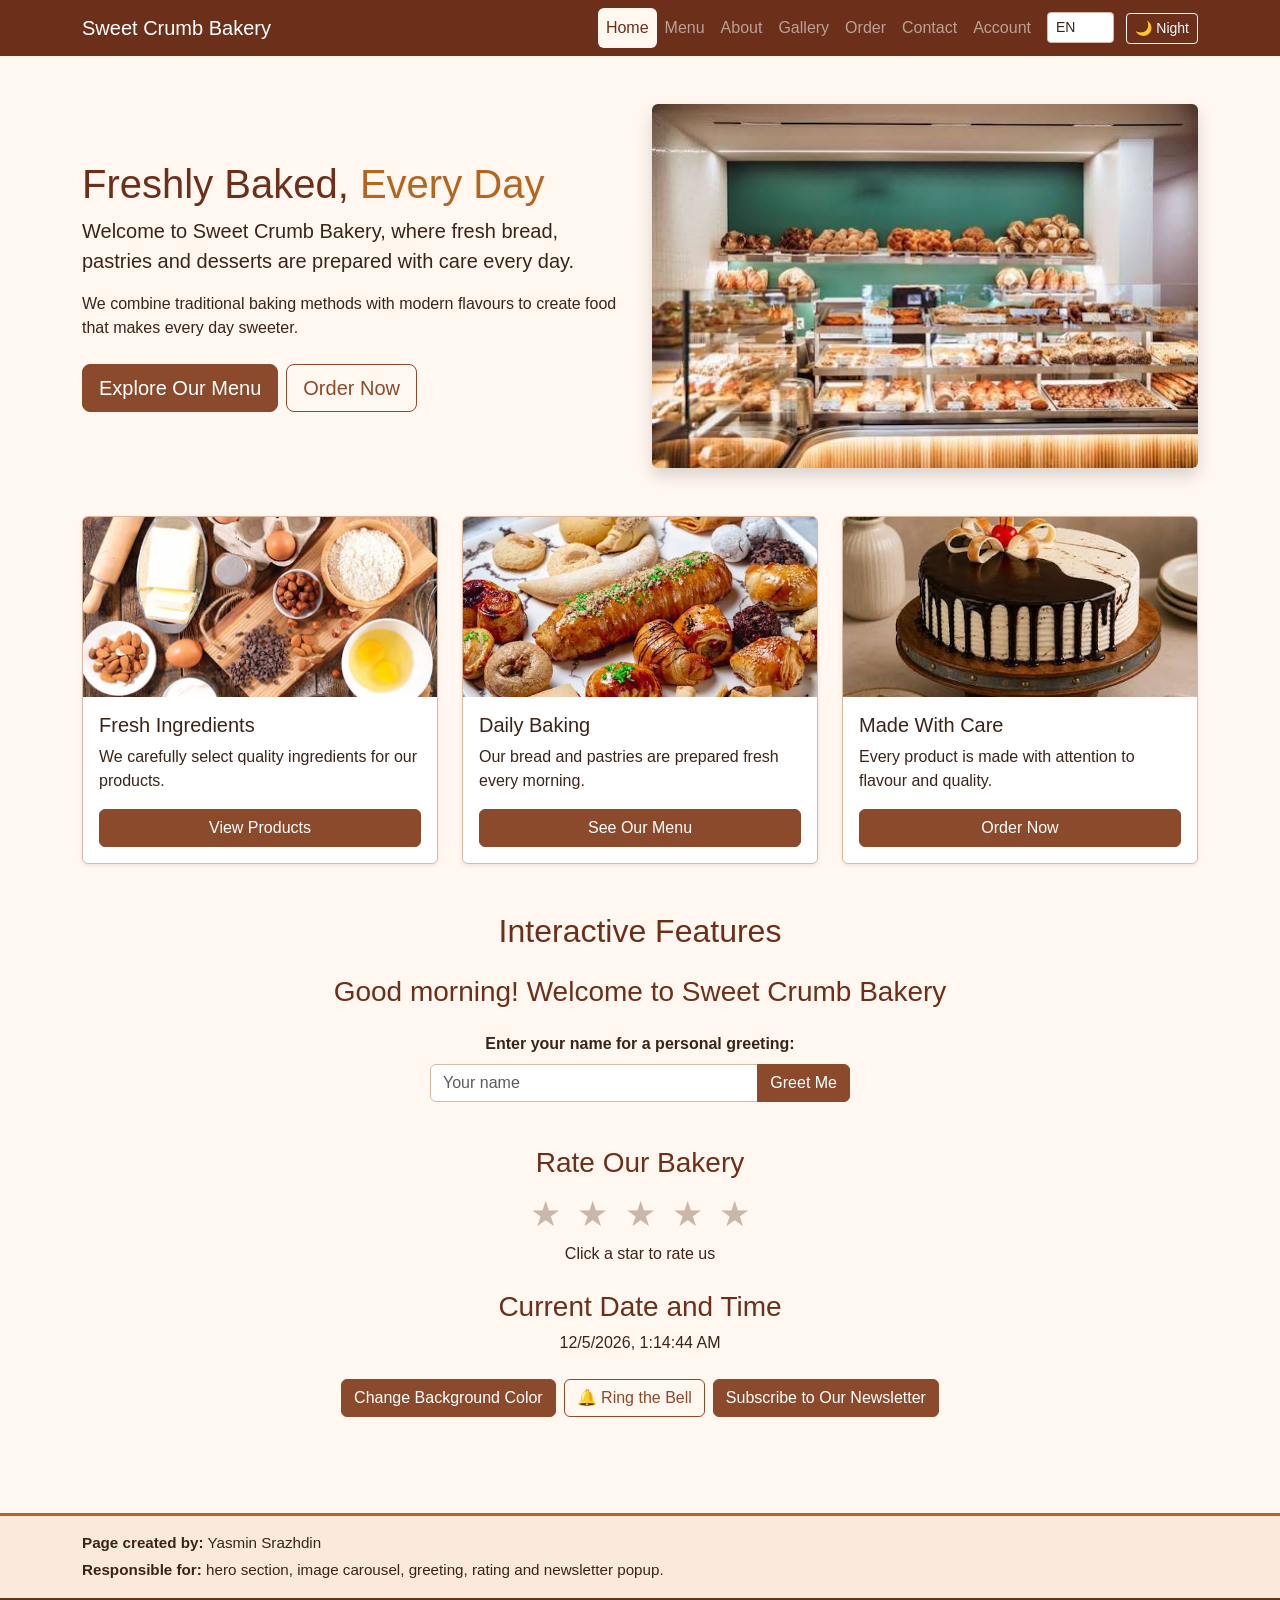
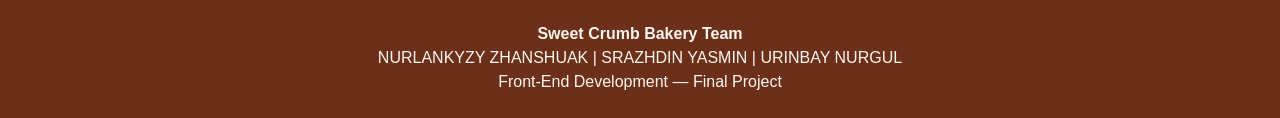
<file: index.html>
<!DOCTYPE html>
<html lang="en">
<head>
  <!-- Page created by SRAZHDIN YASMIN -->
  <meta charset="UTF-8">
  <meta name="viewport" content="width=device-width, initial-scale=1.0">
  <title>Sweet Crumb Bakery | Home</title>
  <link href="https://cdn.jsdelivr.net/npm/bootstrap@5.3.3/dist/css/bootstrap.min.css" rel="stylesheet">
  <link rel="stylesheet" href="css/style.css">
</head>
<body>

  <div id="scroll-bar"></div>

  <nav class="navbar navbar-expand-lg navbar-dark bakery-navbar">
    <div class="container">
      <a class="navbar-brand logo" href="index.html">Sweet Crumb Bakery</a>
      <button
        class="navbar-toggler"
        type="button"
        data-bs-toggle="collapse"
        data-bs-target="#mainNavbar"
        aria-controls="mainNavbar"
        aria-expanded="false"
        aria-label="Toggle navigation"
      >
        <span class="navbar-toggler-icon"></span>
      </button>

      <div class="collapse navbar-collapse" id="mainNavbar">
        <ul class="navbar-nav ms-auto align-items-lg-center">
          <li class="nav-item"><a data-t class="nav-link active" href="index.html">Home</a></li>
          <li class="nav-item"><a data-t class="nav-link" href="menu.html">Menu</a></li>
          <li class="nav-item"><a data-t class="nav-link" href="about.html">About</a></li>
          <li class="nav-item"><a data-t class="nav-link" href="gallery.html">Gallery</a></li>
          <li class="nav-item"><a data-t class="nav-link" href="order.html">Order</a></li>
          <li class="nav-item"><a data-t class="nav-link" href="contact.html">Contact</a></li>
          <li class="nav-item"><a data-t class="nav-link" href="auth.html">Account</a></li>
          <li class="nav-item ms-lg-2">
            <select id="lang-select" class="form-select form-select-sm d-inline-block w-auto me-2" aria-label="Language">
              <option value="en">EN</option>
              <option value="ru">RU</option>
              <option value="kk">KK</option>
            </select>
            <button type="button" id="theme-toggle" class="btn btn-outline-light btn-sm">🌙 Night</button>
          </li>
        </ul>
      </div>
    </div>
  </nav>

  <main class="container py-5">
    <section class="row align-items-center g-4 mb-5">
      <div class="col-lg-6">
        <h1 data-t>Freshly Baked, <span class="highlight">Every Day</span></h1>
        <p class="fs-5">Welcome to Sweet Crumb Bakery, where fresh bread, pastries and desserts are prepared with care every day.</p>
        <p>We combine traditional baking methods with modern flavours to create food that makes every day sweeter.</p>
        <div class="d-flex flex-wrap gap-2 mt-4">
          <a class="btn btn-primary btn-lg" href="menu.html">Explore Our Menu</a>
          <a class="btn btn-outline-secondary btn-lg" href="order.html">Order Now</a>
        </div>
      </div>

      <div class="col-lg-6">
        <img loading="lazy" src="images/home-page1.jpg" class="img-fluid rounded shadow" alt="Fresh bread and pastries">
      </div>
    </section>

    <div class="row g-4">
      <div class="col-12 col-md-6 col-lg-4">
        <article class="card h-100 shadow-sm">
          <img loading="lazy" src="images/home-page2.jpg" class="card-img-top" alt="Fresh ingredients">
          <div class="card-body d-flex flex-column">
            <h3 class="card-title h5">Fresh Ingredients</h3>
            <p>We carefully select quality ingredients for our products.</p>
            <a class="btn btn-primary mt-auto" href="menu.html">View Products</a>
          </div>
        </article>
      </div>

      <div class="col-12 col-md-6 col-lg-4">
        <article class="card h-100 shadow-sm">
          <img loading="lazy" src="images/home-page3.jpg" class="card-img-top" alt="Fresh pastries">
          <div class="card-body d-flex flex-column">
            <h3 class="card-title h5">Daily Baking</h3>
            <p>Our bread and pastries are prepared fresh every morning.</p>
            <a class="btn btn-primary mt-auto" href="menu.html">See Our Menu</a>
          </div>
        </article>
      </div>

      <div class="col-12 col-md-6 col-lg-4">
        <article class="card h-100 shadow-sm">
          <img loading="lazy" src="images/home-page4.jpg" class="card-img-top" alt="Bakery cake">
          <div class="card-body d-flex flex-column">
            <h3 class="card-title h5">Made With Care</h3>
            <p>Every product is made with attention to flavour and quality.</p>
            <a class="btn btn-primary mt-auto" href="order.html">Order Now</a>
          </div>
        </article>
      </div>
    </div>

    <section class="my-5 text-center">
      <h2 data-t class="mb-4">Interactive Features</h2>
      <h3 id="time-greeting">Welcome to Sweet Crumb Bakery</h3>

      <form id="greeting-form" class="mx-auto my-4" style="max-width:420px" novalidate>
        <label class="form-label fw-bold" for="user-name">Enter your name for a personal greeting:</label>
        <div class="input-group">
          <input type="text" id="user-name" name="user-name" class="form-control" placeholder="Your name" data-rule="required">
          <button type="submit" class="btn btn-primary">Greet Me</button>
        </div>
        <div class="error" aria-live="polite"></div>
        <p id="personal-greeting" class="fw-bold mt-2"></p>
      </form>

      <h3>Rate Our Bakery</h3>
      <div class="rating-stars" role="radiogroup" aria-label="Bakery rating">
        <button type="button" class="star" data-value="1" aria-label="1 star">★</button>
        <button type="button" class="star" data-value="2" aria-label="2 stars">★</button>
        <button type="button" class="star" data-value="3" aria-label="3 stars">★</button>
        <button type="button" class="star" data-value="4" aria-label="4 stars">★</button>
        <button type="button" class="star" data-value="5" aria-label="5 stars">★</button>
      </div>
      <p id="rating-value">Click a star to rate us</p>

      <h3 class="mt-4">Current Date and Time</h3>
      <p id="date-time"></p>

      <div class="d-flex flex-wrap justify-content-center gap-2 mt-4">
        <button type="button" id="color-change-btn" class="btn btn-primary">Change Background Color</button>
        <button type="button" id="bell-btn" class="btn btn-outline-secondary">🔔 Ring the Bell</button>
        <button type="button" id="open-popup-btn" class="btn btn-primary">Subscribe to Our Newsletter</button>
      </div>
    </section>

    <div id="contact-popup" class="contact-popup" hidden>
      <div class="popup-content" role="dialog" aria-modal="true" aria-labelledby="popup-title">
        <button type="button" id="close-popup-btn" class="popup-close" aria-label="Close">&times;</button>
        <h2 data-t id="popup-title">Join Our Sweet Community!</h2>
        <p>Subscribe for bakery news and special offers.</p>

        <form id="popup-form" novalidate>
          <div class="mb-3">
            <label class="form-label" for="popup-email">Email Address</label>
            <input class="form-control" id="popup-email" name="popup-email" type="text" data-rule="required email">
            <div class="error" aria-live="polite"></div>
          </div>
          <button type="submit" class="btn btn-primary">Subscribe</button>
          <p class="success mt-3" id="popup-success" hidden>Thank you for subscribing!</p>
        </form>
      </div>
    </div>
  </main>

  <section class="page-credit">
    <div class="container">
      <p class="mb-1"><strong>Page created by:</strong> Yasmin Srazhdin</p>
      <p class="mb-0"><strong>Responsible for:</strong> hero section, image carousel, greeting, rating and newsletter popup.</p>
    </div>
  </section>

  <footer>
    <div class="container text-center py-4">
      <p><strong>Sweet Crumb Bakery Team</strong></p>
      <p>NURLANKYZY ZHANSHUAK | SRAZHDIN YASMIN | URINBAY NURGUL</p>
      <p>Front-End Development — Final Project</p>
    </div>
  </footer>

  <button type="button" id="to-top" aria-label="Back to top">↑</button>
  <div id="toast-box" class="toast-container position-fixed bottom-0 start-0 p-3"></div>

  <script src="https://cdn.jsdelivr.net/npm/bootstrap@5.3.3/dist/js/bootstrap.bundle.min.js"></script>
  <script src="js/script.js"></script>
</body>
</html>
</file>
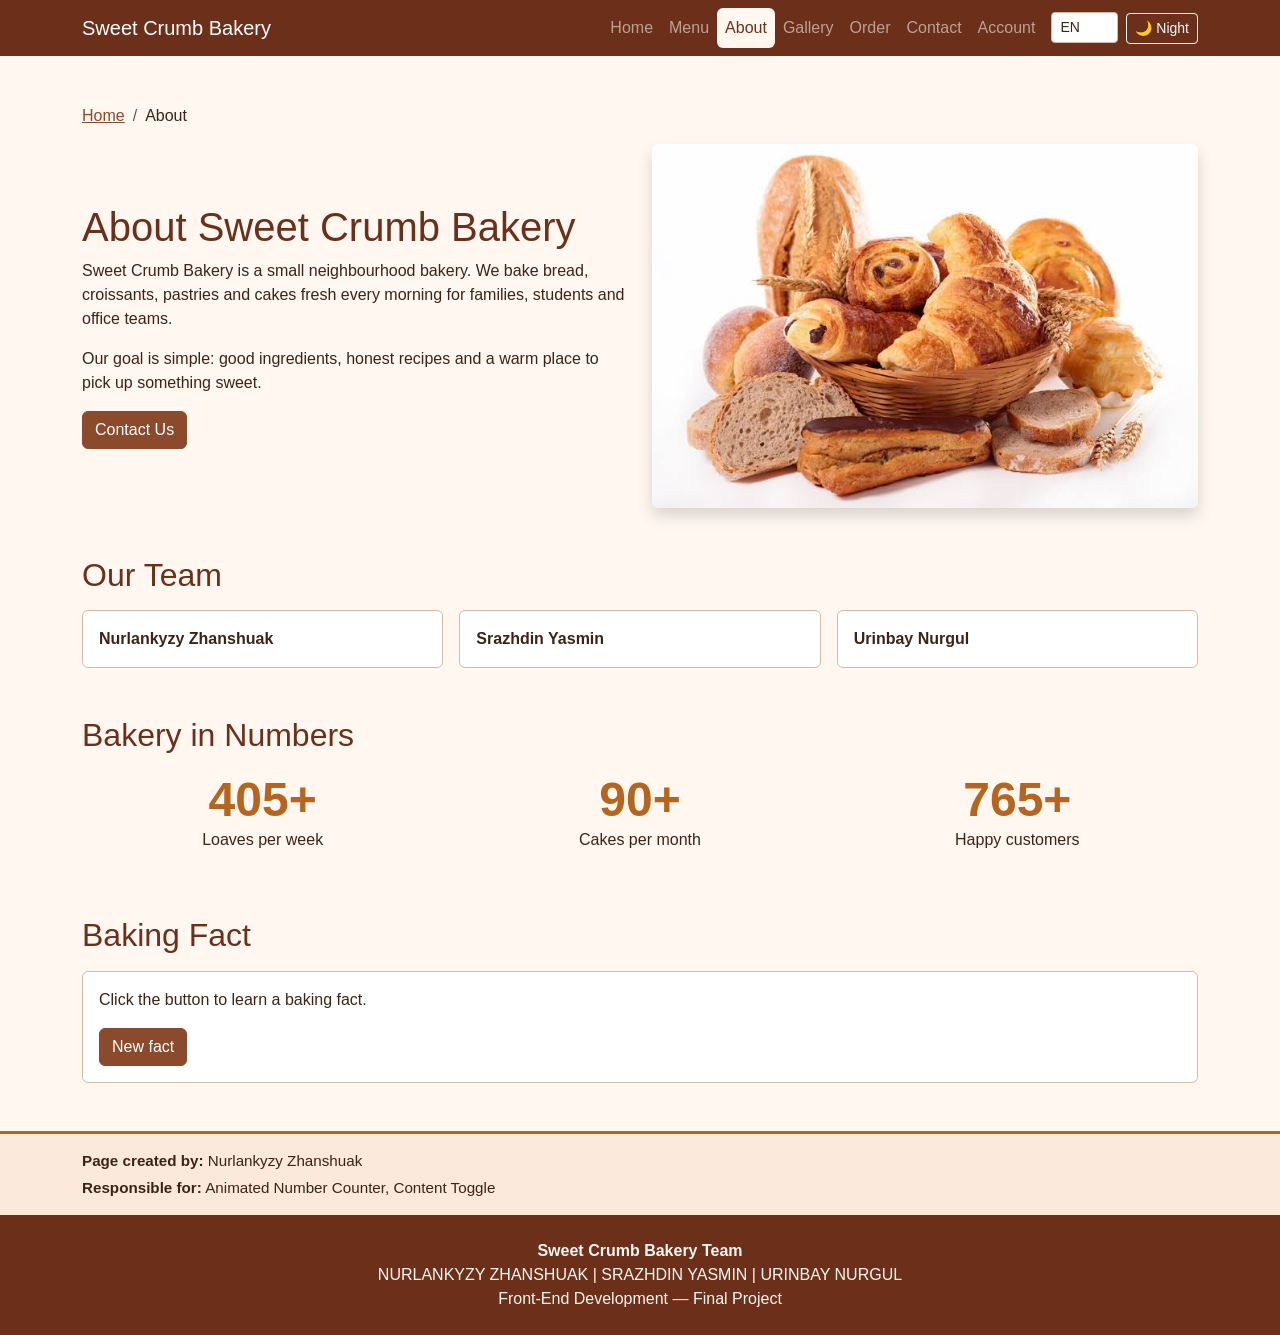
<file: about.html>
<!DOCTYPE html>
<html lang="en">

<head>
    <!-- Page created by NURLANKYZY ZHANSHUAK -->
    <meta charset="UTF-8">
    <meta name="viewport" content="width=device-width, initial-scale=1.0">
    <title>Sweet Crumb Bakery | About</title>
    <link href="https://cdn.jsdelivr.net/npm/bootstrap@5.3.3/dist/css/bootstrap.min.css" rel="stylesheet">
    <link rel="stylesheet" href="css/style.css">
</head>

<body>
    <div id="scroll-bar"></div>
    <nav class="navbar navbar-expand-lg navbar-dark bakery-navbar">
        <div class="container">
            <a class="navbar-brand logo" href="index.html">Sweet Crumb Bakery</a>
            <button class="navbar-toggler" type="button" data-bs-toggle="collapse" data-bs-target="#mainNavbar"
                aria-controls="mainNavbar" aria-expanded="false" aria-label="Toggle navigation"><span
                    class="navbar-toggler-icon"></span></button>
            <div class="collapse navbar-collapse" id="mainNavbar">
                <ul class="navbar-nav ms-auto align-items-lg-center">
                    <li class="nav-item"><a data-t class="nav-link" href="index.html">Home</a></li>
                    <li class="nav-item"><a data-t class="nav-link" href="menu.html">Menu</a></li>
                    <li class="nav-item"><a data-t class="nav-link active" href="about.html">About</a></li>
                    <li class="nav-item"><a data-t class="nav-link" href="gallery.html">Gallery</a></li>
                    <li class="nav-item"><a data-t class="nav-link" href="order.html">Order</a></li>
                    <li class="nav-item"><a data-t class="nav-link" href="contact.html">Contact</a></li>
                    <li class="nav-item"><a data-t class="nav-link" href="auth.html">Account</a></li>
                    <li class="nav-item ms-lg-2"><select id="lang-select"
                            class="form-select form-select-sm d-inline-block w-auto me-2" aria-label="Language">
                            <option value="en">EN</option>
                            <option value="ru">RU</option>
                            <option value="kk">KK</option>
                        </select><button type="button" id="theme-toggle" class="btn btn-outline-light btn-sm">🌙
                            Night</button></li>
                </ul>
            </div>
        </div>
    </nav>

    <main class="container py-5">
        <nav aria-label="breadcrumb">
            <ol class="breadcrumb">
                <li class="breadcrumb-item"><a href="index.html">Home</a></li>
                <li class="breadcrumb-item active" aria-current="page">About</li>
            </ol>
        </nav>
        <div class="row align-items-center g-4">
            <div class="col-lg-6">
                <h1 data-t>About Sweet Crumb Bakery</h1>
                <p>Sweet Crumb Bakery is a small neighbourhood bakery. We bake bread, croissants, pastries and cakes
                    fresh every morning for families, students and office teams.</p>
                <p>Our goal is simple: good ingredients, honest recipes and a warm place to pick up something sweet.</p>
                <a class="btn btn-primary" href="contact.html">Contact Us</a>
            </div>
            <div class="col-lg-6"><img loading="lazy" src="images/about-page.jpg" class="img-fluid rounded shadow"
                    alt="Bakery products"></div>
        </div>
        <h2 data-t class="mt-5 mb-3">Our Team</h2>
        <div class="row g-3">
            <div class="col-md-4">
                <div class="card p-3 h-100"><strong>Nurlankyzy Zhanshuak</strong></div>
            </div>
            <div class="col-md-4">
                <div class="card p-3 h-100"><strong>Srazhdin Yasmin</strong></div>
            </div>
            <div class="col-md-4">
                <div class="card p-3 h-100"><strong>Urinbay Nurgul</strong></div>
            </div>
        </div>
        <h2 data-t class="mt-5 mb-3">Bakery in Numbers</h2>
        <div class="row text-center g-3">
            <div class="col-4">
                <div class="counter display-5" data-target="500">0</div>
                <p>Loaves per week</p>
            </div>
            <div class="col-4">
                <div class="counter display-5" data-target="120">0</div>
                <p>Cakes per month</p>
            </div>
            <div class="col-4">
                <div class="counter display-5" data-target="1000">0</div>
                <p>Happy customers</p>
            </div>
        </div>
        <h2 data-t class="mt-5 mb-3">Baking Fact</h2>
        <div class="card p-3 align-items-start">
            <p id="fact-text">Click the button to learn a baking fact.</p><button type="button" id="fact-btn"
                class="btn btn-primary">New fact</button>
        </div>
    </main>

        <section class="page-credit">
            <div class="container">
                <p class="mb-1"><strong>Page created by:</strong> Nurlankyzy Zhanshuak</p>
                <p class="mb-0"><strong>Responsible for:</strong> Animated Number Counter, Content Toggle</p>
            </div>
        </section>
    
    <footer>
        <div class="container text-center py-4">
            <p><strong>Sweet Crumb Bakery Team</strong></p>
            <p>NURLANKYZY ZHANSHUAK | SRAZHDIN YASMIN | URINBAY NURGUL</p>
            <p>Front-End Development — Final Project</p>
        </div>
    </footer>

    <button type="button" id="to-top" aria-label="Back to top">↑</button>
    <div id="toast-box" class="toast-container position-fixed bottom-0 start-0 p-3"></div>
    <script src="https://cdn.jsdelivr.net/npm/bootstrap@5.3.3/dist/js/bootstrap.bundle.min.js"></script>
    <script src="js/script.js"></script>
</body>
</html>
</file>
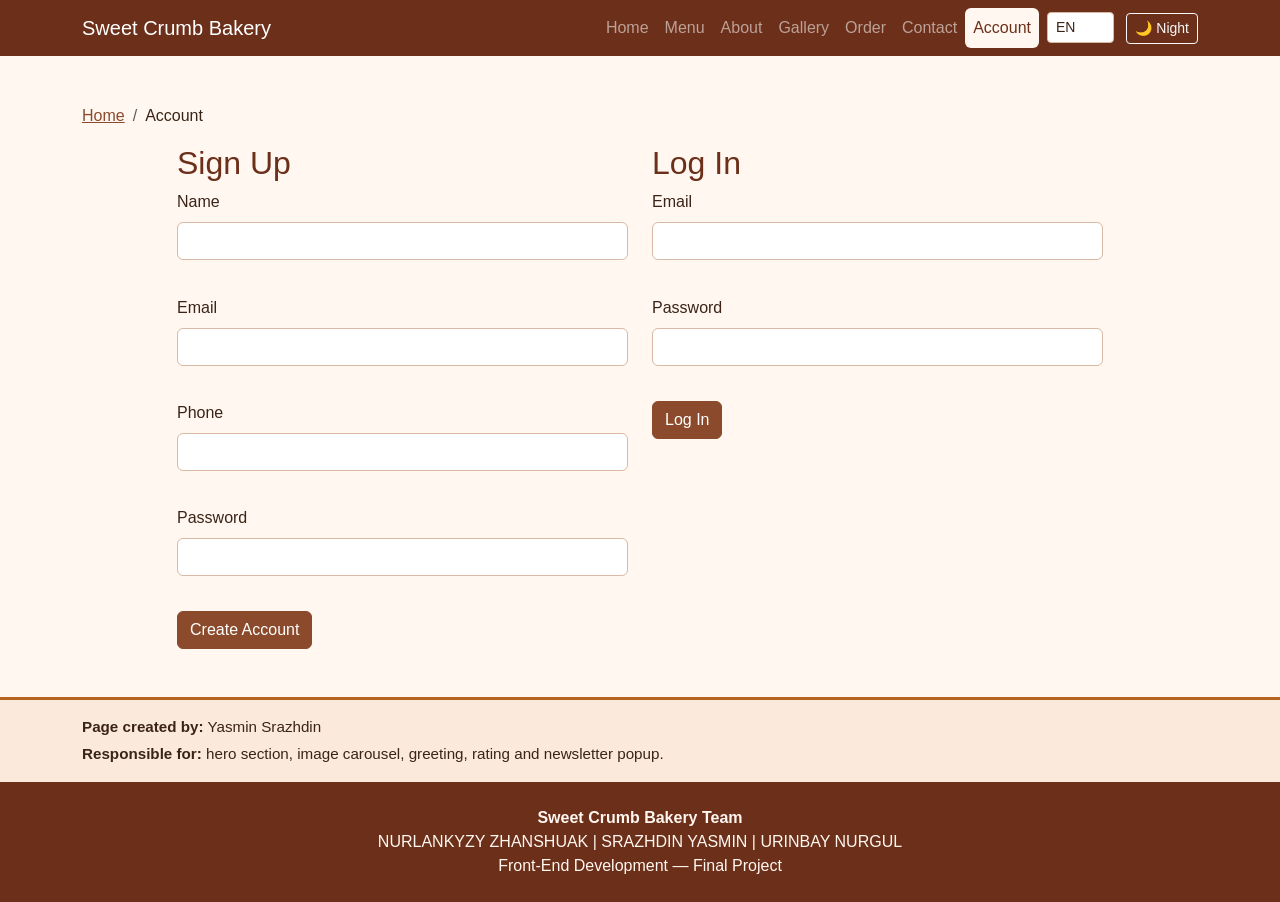
<file: auth.html>
<!DOCTYPE html>
<html lang="en">
<head>
  <!-- Page created by SRAZHDIN YASMIN -->
  <meta charset="UTF-8">
  <meta name="viewport" content="width=device-width, initial-scale=1.0">
  <title>Sweet Crumb Bakery | Account</title>
  <link href="https://cdn.jsdelivr.net/npm/bootstrap@5.3.3/dist/css/bootstrap.min.css" rel="stylesheet">
  <link rel="stylesheet" href="css/style.css">
</head>
<body>

  <div id="scroll-bar"></div>

  <nav class="navbar navbar-expand-lg navbar-dark bakery-navbar">
    <div class="container">
      <a class="navbar-brand logo" href="index.html">Sweet Crumb Bakery</a>
      <button
        class="navbar-toggler"
        type="button"
        data-bs-toggle="collapse"
        data-bs-target="#mainNavbar"
        aria-controls="mainNavbar"
        aria-expanded="false"
        aria-label="Toggle navigation"
      >
        <span class="navbar-toggler-icon"></span>
      </button>

      <div class="collapse navbar-collapse" id="mainNavbar">
        <ul class="navbar-nav ms-auto align-items-lg-center">
          <li class="nav-item"><a data-t class="nav-link" href="index.html">Home</a></li>
          <li class="nav-item"><a data-t class="nav-link" href="menu.html">Menu</a></li>
          <li class="nav-item"><a data-t class="nav-link" href="about.html">About</a></li>
          <li class="nav-item"><a data-t class="nav-link" href="gallery.html">Gallery</a></li>
          <li class="nav-item"><a data-t class="nav-link" href="order.html">Order</a></li>
          <li class="nav-item"><a data-t class="nav-link" href="contact.html">Contact</a></li>
          <li class="nav-item"><a data-t class="nav-link active" href="auth.html">Account</a></li>
          <li class="nav-item ms-lg-2">
            <select id="lang-select" class="form-select form-select-sm d-inline-block w-auto me-2" aria-label="Language">
              <option value="en">EN</option>
              <option value="ru">RU</option>
              <option value="kk">KK</option>
            </select>
            <button type="button" id="theme-toggle" class="btn btn-outline-light btn-sm">🌙 Night</button>
          </li>
        </ul>
      </div>
    </div>
  </nav>

  <main class="container py-5">
    <nav aria-label="breadcrumb">
      <ol class="breadcrumb">
        <li class="breadcrumb-item"><a href="index.html">Home</a></li>
        <li class="breadcrumb-item active" aria-current="page">Account</li>
      </ol>
    </nav>

    <div class="row g-4 justify-content-center">
      <!-- Sign Up Column -->
      <div class="col-lg-5">
        <h2 data-t>Sign Up</h2>
        <form id="signup-form" novalidate>
          <div class="mb-3">
            <label class="form-label" for="su-name">Name</label>
            <input class="form-control" id="su-name" name="su-name" type="text" data-rule="required">
            <div class="error" aria-live="polite"></div>
          </div>

          <div class="mb-3">
            <label class="form-label" for="su-email">Email</label>
            <input class="form-control" id="su-email" name="su-email" type="text" data-rule="required email">
            <div class="error" aria-live="polite"></div>
          </div>

          <div class="mb-3">
            <label class="form-label" for="su-phone">Phone</label>
            <input class="form-control" id="su-phone" name="su-phone" type="text" data-rule="required phone">
            <div class="error" aria-live="polite"></div>
          </div>

          <div class="mb-3">
            <label class="form-label" for="su-pass">Password</label>
            <input class="form-control" id="su-pass" name="su-pass" type="password" data-rule="required password">
            <div class="error" aria-live="polite"></div>
          </div>

          <button type="submit" class="btn btn-primary">Create Account</button>
          <p class="success mt-3" id="su-msg" hidden></p>
        </form>
      </div>

      <!-- Log In Column -->
      <div class="col-lg-5">
        <h2 data-t>Log In</h2>
        <form id="login-form" novalidate>
          <div class="mb-3">
            <label class="form-label" for="li-email">Email</label>
            <input class="form-control" id="li-email" name="li-email" type="text" data-rule="required email">
            <div class="error" aria-live="polite"></div>
          </div>

          <div class="mb-3">
            <label class="form-label" for="li-pass">Password</label>
            <input class="form-control" id="li-pass" name="li-pass" type="password" data-rule="required">
            <div class="error" aria-live="polite"></div>
          </div>

          <button type="submit" class="btn btn-primary">Log In</button>
          <div class="error" id="li-msg"></div>
        </form>
      </div>
    </div>
  </main>

  <section class="page-credit">
    <div class="container">
      <p class="mb-1"><strong>Page created by:</strong> Yasmin Srazhdin</p>
      <p class="mb-0"><strong>Responsible for:</strong> hero section, image carousel, greeting, rating and newsletter popup.</p>
    </div>
  </section>

  <footer>
    <div class="container text-center py-4">
      <p><strong>Sweet Crumb Bakery Team</strong></p>
      <p>NURLANKYZY ZHANSHUAK | SRAZHDIN YASMIN | URINBAY NURGUL</p>
      <p>Front-End Development — Final Project</p>
    </div>
  </footer>

  <button type="button" id="to-top" aria-label="Back to top">↑</button>
  <div id="toast-box" class="toast-container position-fixed bottom-0 start-0 p-3"></div>

  <script src="https://cdn.jsdelivr.net/npm/bootstrap@5.3.3/dist/js/bootstrap.bundle.min.js"></script>
  <script src="js/script.js"></script>
</body>
</html>
</file>
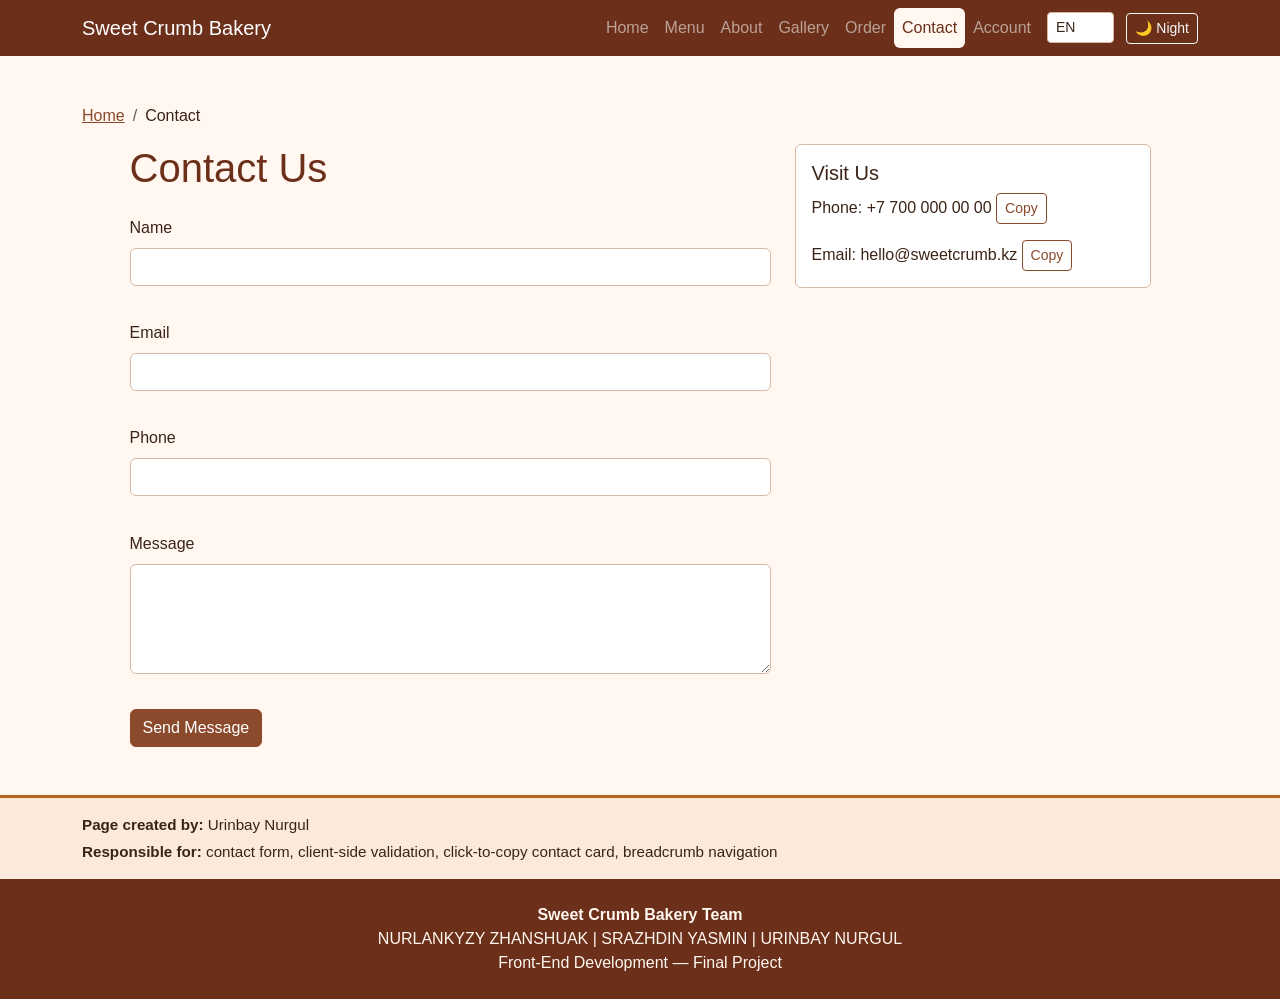
<file: contact.html>
<!DOCTYPE html>
<html lang="en">
<head>
  <!-- Page created by URINBAY NURGUL -->
  <meta charset="UTF-8">
  <meta name="viewport" content="width=device-width, initial-scale=1.0">
  <title>Sweet Crumb Bakery | Contact</title>
  <link href="https://cdn.jsdelivr.net/npm/bootstrap@5.3.3/dist/css/bootstrap.min.css" rel="stylesheet">
  <link rel="stylesheet" href="css/style.css">
</head>
<body>

  <div id="scroll-bar"></div>

  <nav class="navbar navbar-expand-lg navbar-dark bakery-navbar">
    <div class="container">
      <a class="navbar-brand logo" href="index.html">Sweet Crumb Bakery</a>
      <button
        class="navbar-toggler"
        type="button"
        data-bs-toggle="collapse"
        data-bs-target="#mainNavbar"
        aria-controls="mainNavbar"
        aria-expanded="false"
        aria-label="Toggle navigation"
      >
        <span class="navbar-toggler-icon"></span>
      </button>

      <div class="collapse navbar-collapse" id="mainNavbar">
        <ul class="navbar-nav ms-auto align-items-lg-center">
          <li class="nav-item"><a data-t class="nav-link" href="index.html">Home</a></li>
          <li class="nav-item"><a data-t class="nav-link" href="menu.html">Menu</a></li>
          <li class="nav-item"><a data-t class="nav-link" href="about.html">About</a></li>
          <li class="nav-item"><a data-t class="nav-link" href="gallery.html">Gallery</a></li>
          <li class="nav-item"><a data-t class="nav-link" href="order.html">Order</a></li>
          <li class="nav-item"><a data-t class="nav-link active" href="contact.html">Contact</a></li>
          <li class="nav-item"><a data-t class="nav-link" href="auth.html">Account</a></li>
          <li class="nav-item ms-lg-2">
            <select id="lang-select" class="form-select form-select-sm d-inline-block w-auto me-2" aria-label="Language">
              <option value="en">EN</option>
              <option value="ru">RU</option>
              <option value="kk">KK</option>
            </select>
            <button type="button" id="theme-toggle" class="btn btn-outline-light btn-sm">🌙 Night</button>
          </li>
        </ul>
      </div>
    </div>
  </nav>

  <main class="container py-5">
    <nav aria-label="breadcrumb">
      <ol class="breadcrumb">
        <li class="breadcrumb-item"><a href="index.html">Home</a></li>
        <li class="breadcrumb-item active" aria-current="page">Contact</li>
      </ol>
    </nav>

    <div class="row g-4 justify-content-center">
      <div class="col-lg-7">
        <h1 data-t class="mb-4">Contact Us</h1>
        <form id="contact-form" novalidate>
          <div class="mb-3">
            <label class="form-label" for="contact-name">Name</label>
            <input class="form-control" id="contact-name" name="contact-name" type="text" data-rule="required">
            <div class="error" aria-live="polite"></div>
          </div>

          <div class="mb-3">
            <label class="form-label" for="contact-email">Email</label>
            <input class="form-control" id="contact-email" name="contact-email" type="text" data-rule="required email">
            <div class="error" aria-live="polite"></div>
          </div>

          <div class="mb-3">
            <label class="form-label" for="contact-phone">Phone</label>
            <input class="form-control" id="contact-phone" name="contact-phone" type="text" data-rule="required phone">
            <div class="error" aria-live="polite"></div>
          </div>

          <div class="mb-3">
            <label class="form-label" for="contact-message">Message</label>
            <textarea class="form-control" id="contact-message" rows="4" data-rule="required"></textarea>
            <div class="error" aria-live="polite"></div>
          </div>

          <button type="submit" class="btn btn-primary">Send Message</button>
          <p class="success mt-3" id="contact-success" hidden>Thank you! We will reply soon.</p>
        </form>
      </div>

      <div class="col-lg-4">
        <div class="card p-3">
          <h2 data-t class="h5">Visit Us</h2>
          <p>
            Phone: +7 700 000 00 00
            <button type="button" class="btn btn-sm btn-outline-secondary copy-btn" data-copy="+7 700 000 00 00">Copy</button>
          </p>
          <p class="mb-0">
            Email: hello@sweetcrumb.kz
            <button type="button" class="btn btn-sm btn-outline-secondary copy-btn" data-copy="hello@sweetcrumb.kz">Copy</button>
          </p>
        </div>
      </div>
    </div>
  </main>

  <section class="page-credit">
    <div class="container">
      <p class="mb-1"><strong>Page created by:</strong> Urinbay Nurgul</p>
      <p class="mb-0"><strong>Responsible for:</strong> contact form, client-side validation, click-to-copy contact card, breadcrumb navigation</p>
    </div>
  </section>

  <footer>
    <div class="container text-center py-4">
      <p><strong>Sweet Crumb Bakery Team</strong></p>
      <p>NURLANKYZY ZHANSHUAK | SRAZHDIN YASMIN | URINBAY NURGUL</p>
      <p>Front-End Development — Final Project</p>
    </div>
  </footer>

  <button type="button" id="to-top" aria-label="Back to top">↑</button>
  <div id="toast-box" class="toast-container position-fixed bottom-0 start-0 p-3"></div>

  <script src="https://cdn.jsdelivr.net/npm/bootstrap@5.3.3/dist/js/bootstrap.bundle.min.js"></script>
  <script src="js/script.js"></script>
</body>
</html>
</file>
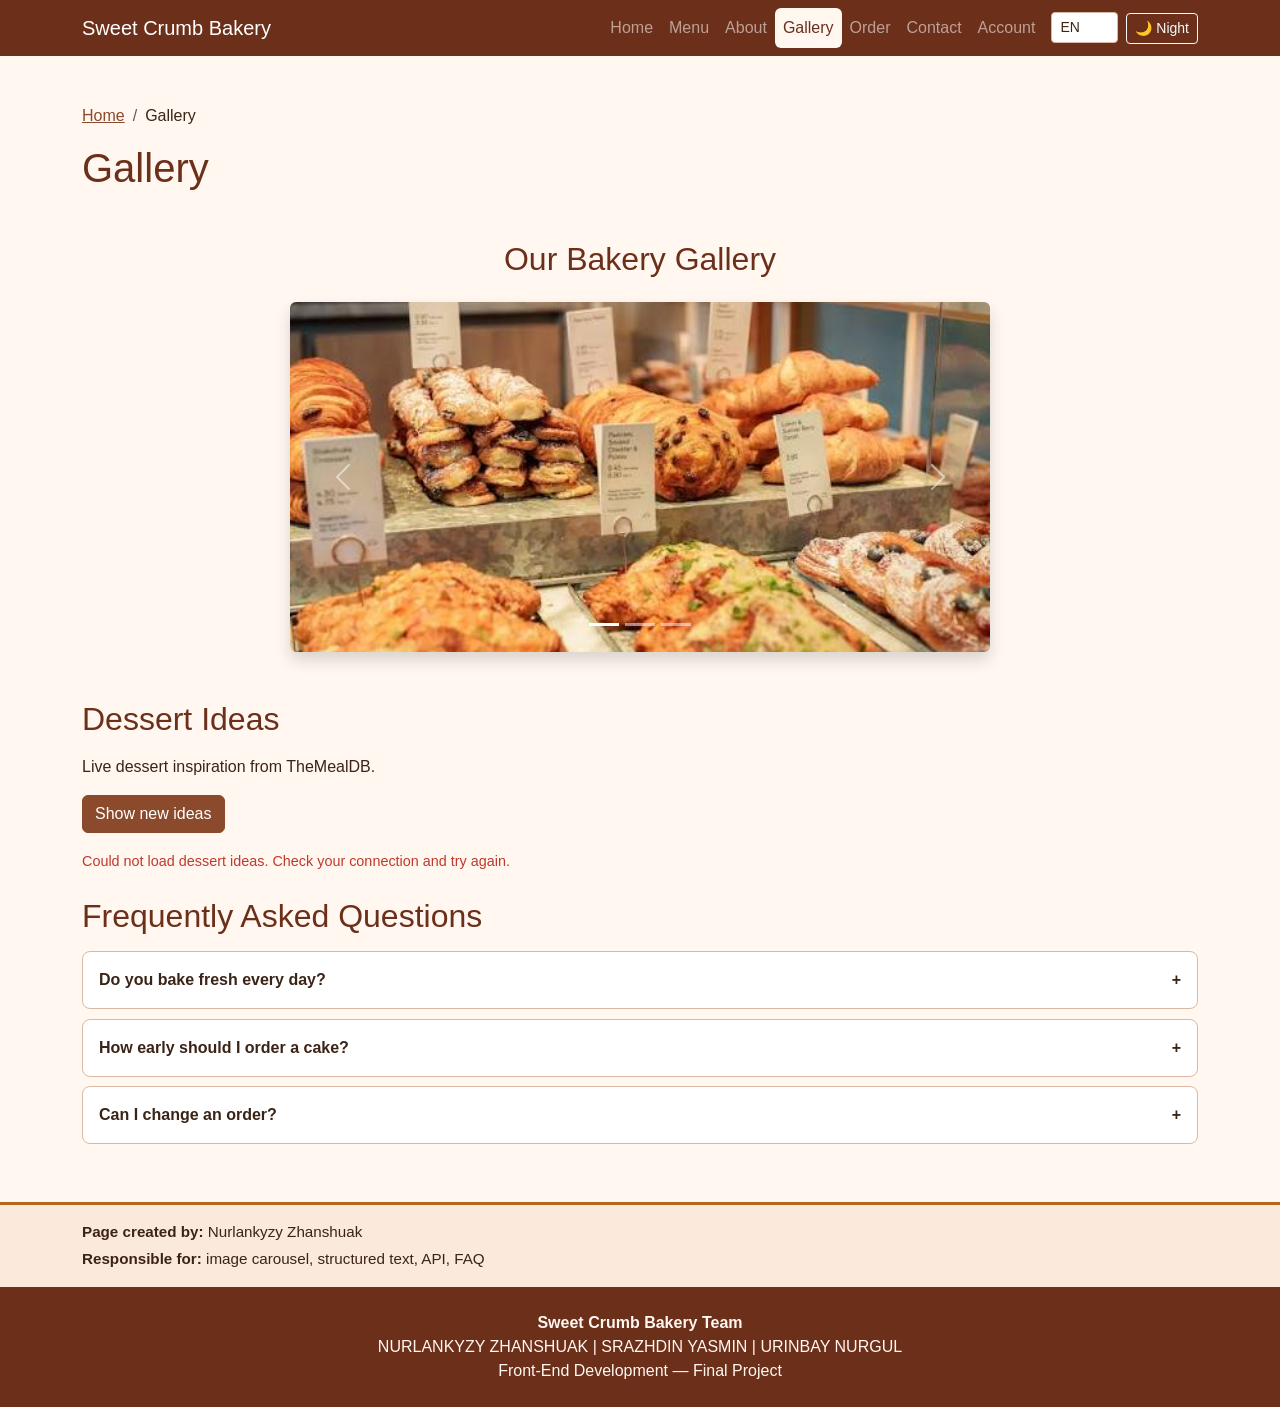
<file: gallery.html>
<!DOCTYPE html>
<html lang="en">

<head>
    <!-- Page created by NURLANKYZY ZHANSHUAK -->
    <meta charset="UTF-8">
    <meta name="viewport" content="width=device-width, initial-scale=1.0">
    <title>Sweet Crumb Bakery | Gallery</title>
    <link href="https://cdn.jsdelivr.net/npm/bootstrap@5.3.3/dist/css/bootstrap.min.css" rel="stylesheet">
    <link rel="stylesheet" href="css/style.css">
</head>

<body>
    <div id="scroll-bar"></div>
    <nav class="navbar navbar-expand-lg navbar-dark bakery-navbar">
        <div class="container">
            <a class="navbar-brand logo" href="index.html">Sweet Crumb Bakery</a>
            <button class="navbar-toggler" type="button" data-bs-toggle="collapse" data-bs-target="#mainNavbar"
                aria-controls="mainNavbar" aria-expanded="false" aria-label="Toggle navigation"><span
                    class="navbar-toggler-icon"></span></button>
            <div class="collapse navbar-collapse" id="mainNavbar">
                <ul class="navbar-nav ms-auto align-items-lg-center">
                    <li class="nav-item"><a data-t class="nav-link" href="index.html">Home</a></li>
                    <li class="nav-item"><a data-t class="nav-link" href="menu.html">Menu</a></li>
                    <li class="nav-item"><a data-t class="nav-link" href="about.html">About</a></li>
                    <li class="nav-item"><a data-t class="nav-link active" href="gallery.html">Gallery</a></li>
                    <li class="nav-item"><a data-t class="nav-link" href="order.html">Order</a></li>
                    <li class="nav-item"><a data-t class="nav-link" href="contact.html">Contact</a></li>
                    <li class="nav-item"><a data-t class="nav-link" href="auth.html">Account</a></li>
                    <li class="nav-item ms-lg-2"><select id="lang-select"
                            class="form-select form-select-sm d-inline-block w-auto me-2" aria-label="Language">
                            <option value="en">EN</option>
                            <option value="ru">RU</option>
                            <option value="kk">KK</option>
                        </select><button type="button" id="theme-toggle" class="btn btn-outline-light btn-sm">🌙
                            Night</button></li>
                </ul>
            </div>
        </div>
    </nav>

    <main class="container py-5">
        <nav aria-label="breadcrumb">
            <ol class="breadcrumb">
                <li class="breadcrumb-item"><a href="index.html">Home</a></li>
                <li class="breadcrumb-item active" aria-current="page">Gallery</li>
            </ol>
        </nav>
        <h1 data-t class="mb-4">Gallery</h1>
        <section class="my-5">
            <h2 data-t class="text-center mb-4">Our Bakery Gallery</h2>
            <div id="bakeryCarousel" class="carousel slide" data-bs-ride="carousel" aria-label="Bakery image carousel">
                <div class="carousel-indicators"><button type="button" data-bs-target="#bakeryCarousel"
                        data-bs-slide-to="0" class="active" aria-label="Slide 1"></button><button type="button"
                        data-bs-target="#bakeryCarousel" data-bs-slide-to="1" aria-label="Slide 2"></button><button
                        type="button" data-bs-target="#bakeryCarousel" data-bs-slide-to="2"
                        aria-label="Slide 3"></button></div>
                <div class="carousel-inner rounded shadow">
                    <div class="carousel-item active"><img loading="lazy" src="images/carousel1.jpg"
                            class="d-block w-100" alt="Fresh bread and pastries"></div>
                    <div class="carousel-item"><img loading="lazy" src="images/carousel2.jpg" class="d-block w-100"
                            alt="Bakery menu products"></div>
                    <div class="carousel-item"><img loading="lazy" src="images/carousel3.jpg" class="d-block w-100"
                            alt="Bakery cake"></div>
                </div>
                <button class="carousel-control-prev" type="button" data-bs-target="#bakeryCarousel"
                    data-bs-slide="prev" aria-label="Previous"><span class="carousel-control-prev-icon"></span></button>
                <button class="carousel-control-next" type="button" data-bs-target="#bakeryCarousel"
                    data-bs-slide="next" aria-label="Next"><span class="carousel-control-next-icon"></span></button>
            </div>
        </section>
       
        <h2 data-t class="mb-3">Dessert Ideas</h2>
        <p>Live dessert inspiration from TheMealDB.</p>
        <button type="button" id="reload-desserts" class="btn btn-primary mb-3">Show new ideas</button>
        <div id="api-status" aria-live="polite"></div>
        <div class="row g-4" id="api-list"></div>
        <h2 data-t class="mt-5 mb-3">Frequently Asked Questions</h2>
        <div class="faq">
            <div class="faq-item"><button type="button" class="faq-q" aria-expanded="false">Do you bake fresh every
                    day?</button>
                <div class="faq-a">
                    <p>Yes. Bread and pastries are baked every morning.</p>
                </div>
            </div>
            <div class="faq-item"><button type="button" class="faq-q" aria-expanded="false">How early should I order a
                    cake?</button>
                <div class="faq-a">
                    <p>Please send a cake order at least two days ahead.</p>
                </div>
            </div>
            <div class="faq-item"><button type="button" class="faq-q" aria-expanded="false">Can I change an
                    order?</button>
                <div class="faq-a">
                    <p>Yes, contact us before the day of pickup.</p>
                </div>
            </div>
        </div>
    </main>

        <section class="page-credit">
            <div class="container">
                <p class="mb-1"><strong>Page created by:</strong> Nurlankyzy Zhanshuak</p>
                <p class="mb-0"><strong>Responsible for:</strong> image carousel, structured text, API, FAQ</p>
            </div>
        </section>

    <footer>
        <div class="container text-center py-4">
            <p><strong>Sweet Crumb Bakery Team</strong></p>
            <p>NURLANKYZY ZHANSHUAK | SRAZHDIN YASMIN | URINBAY NURGUL</p>
            <p>Front-End Development — Final Project</p>
        </div>
    </footer>

    <button type="button" id="to-top" aria-label="Back to top">↑</button>
    <div id="toast-box" class="toast-container position-fixed bottom-0 start-0 p-3"></div>
    <script src="https://cdn.jsdelivr.net/npm/bootstrap@5.3.3/dist/js/bootstrap.bundle.min.js"></script>
    <script src="js/script.js"></script>
</body>
</html>
</file>
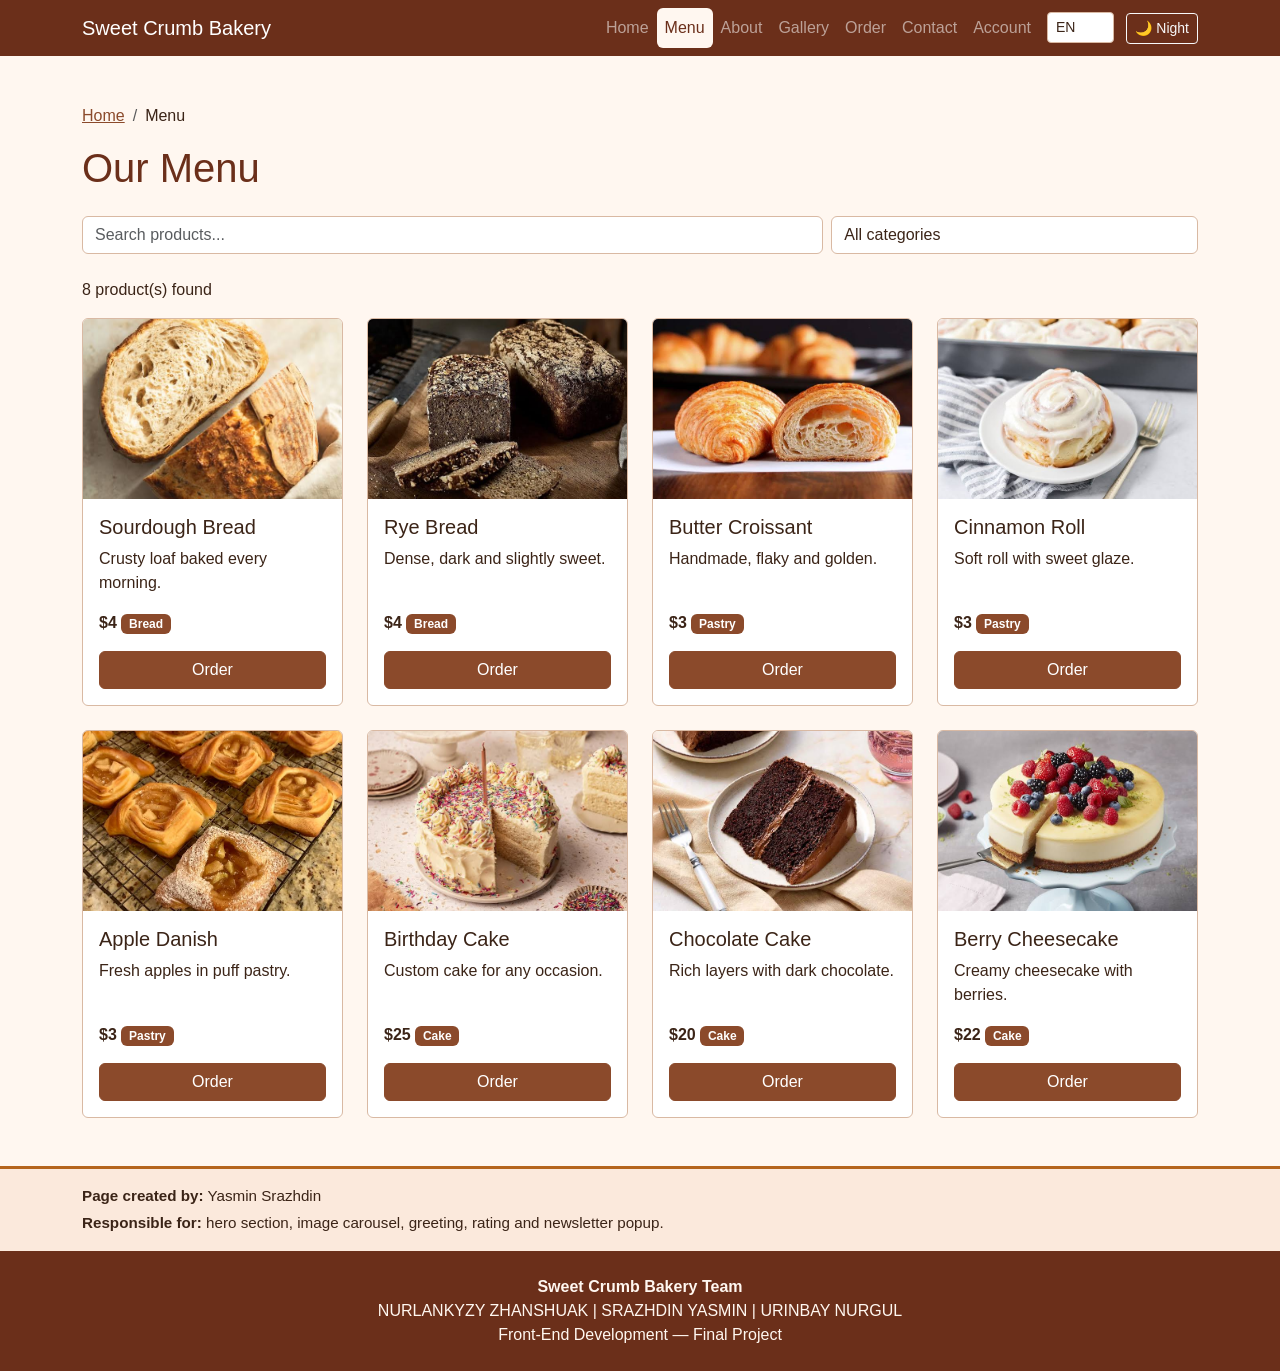
<file: menu.html>
<!DOCTYPE html>
<html lang="en">
<head>
  <!-- Page created by SRAZHDIN YASMIN -->
  <meta charset="UTF-8">
  <meta name="viewport" content="width=device-width, initial-scale=1.0">
  <title>Sweet Crumb Bakery | Menu</title>
  <link href="https://cdn.jsdelivr.net/npm/bootstrap@5.3.3/dist/css/bootstrap.min.css" rel="stylesheet">
  <link rel="stylesheet" href="css/style.css">
</head>
<body>

  <div id="scroll-bar"></div>

  <nav class="navbar navbar-expand-lg navbar-dark bakery-navbar">
    <div class="container">
      <a class="navbar-brand logo" href="index.html">Sweet Crumb Bakery</a>
      <button
        class="navbar-toggler"
        type="button"
        data-bs-toggle="collapse"
        data-bs-target="#mainNavbar"
        aria-controls="mainNavbar"
        aria-expanded="false"
        aria-label="Toggle navigation"
      >
        <span class="navbar-toggler-icon"></span>
      </button>

      <div class="collapse navbar-collapse" id="mainNavbar">
        <ul class="navbar-nav ms-auto align-items-lg-center">
          <li class="nav-item"><a data-t class="nav-link" href="index.html">Home</a></li>
          <li class="nav-item"><a data-t class="nav-link active" href="menu.html">Menu</a></li>
          <li class="nav-item"><a data-t class="nav-link" href="about.html">About</a></li>
          <li class="nav-item"><a data-t class="nav-link" href="gallery.html">Gallery</a></li>
          <li class="nav-item"><a data-t class="nav-link" href="order.html">Order</a></li>
          <li class="nav-item"><a data-t class="nav-link" href="contact.html">Contact</a></li>
          <li class="nav-item"><a data-t class="nav-link" href="auth.html">Account</a></li>
          <li class="nav-item ms-lg-2">
            <select id="lang-select" class="form-select form-select-sm d-inline-block w-auto me-2" aria-label="Language">
              <option value="en">EN</option>
              <option value="ru">RU</option>
              <option value="kk">KK</option>
            </select>
            <button type="button" id="theme-toggle" class="btn btn-outline-light btn-sm">🌙 Night</button>
          </li>
        </ul>
      </div>
    </div>
  </nav>

  <main class="container py-5">
    <nav aria-label="breadcrumb">
      <ol class="breadcrumb">
        <li class="breadcrumb-item"><a href="index.html">Home</a></li>
        <li class="breadcrumb-item active" aria-current="page">Menu</li>
      </ol>
    </nav>

    <h1 data-t class="mb-4">Our Menu</h1>

    <div class="row g-2 mb-4">
      <div class="col-md-8 position-relative">
        <label class="visually-hidden" for="menu-search">Search</label>
        <input type="text" id="menu-search" class="form-control" placeholder="Search products..." autocomplete="off">
        <div id="menu-suggest" class="list-group suggest" hidden></div>
      </div>

      <div class="col-md-4">
        <label class="visually-hidden" for="menu-category">Category</label>
        <select id="menu-category" class="form-select">
          <option value="All">All categories</option>
          <option>Bread</option>
          <option>Pastry</option>
          <option>Cake</option>
        </select>
      </div>
    </div>

    <p id="menu-count" aria-live="polite"></p>
    <div class="row g-4" id="menu-list"></div>
  </main>

  <section class="page-credit">
    <div class="container">
      <p class="mb-1"><strong>Page created by:</strong> Yasmin Srazhdin</p>
      <p class="mb-0"><strong>Responsible for:</strong> hero section, image carousel, greeting, rating and newsletter popup.</p>
    </div>
  </section>

  <footer>
    <div class="container text-center py-4">
      <p><strong>Sweet Crumb Bakery Team</strong></p>
      <p>NURLANKYZY ZHANSHUAK | SRAZHDIN YASMIN | URINBAY NURGUL</p>
      <p>Front-End Development — Final Project</p>
    </div>
  </footer>

  <button type="button" id="to-top" aria-label="Back to top">↑</button>
  <div id="toast-box" class="toast-container position-fixed bottom-0 start-0 p-3"></div>

  <script src="https://cdn.jsdelivr.net/npm/bootstrap@5.3.3/dist/js/bootstrap.bundle.min.js"></script>
  <script src="js/script.js"></script>
</body>
</html>
</file>
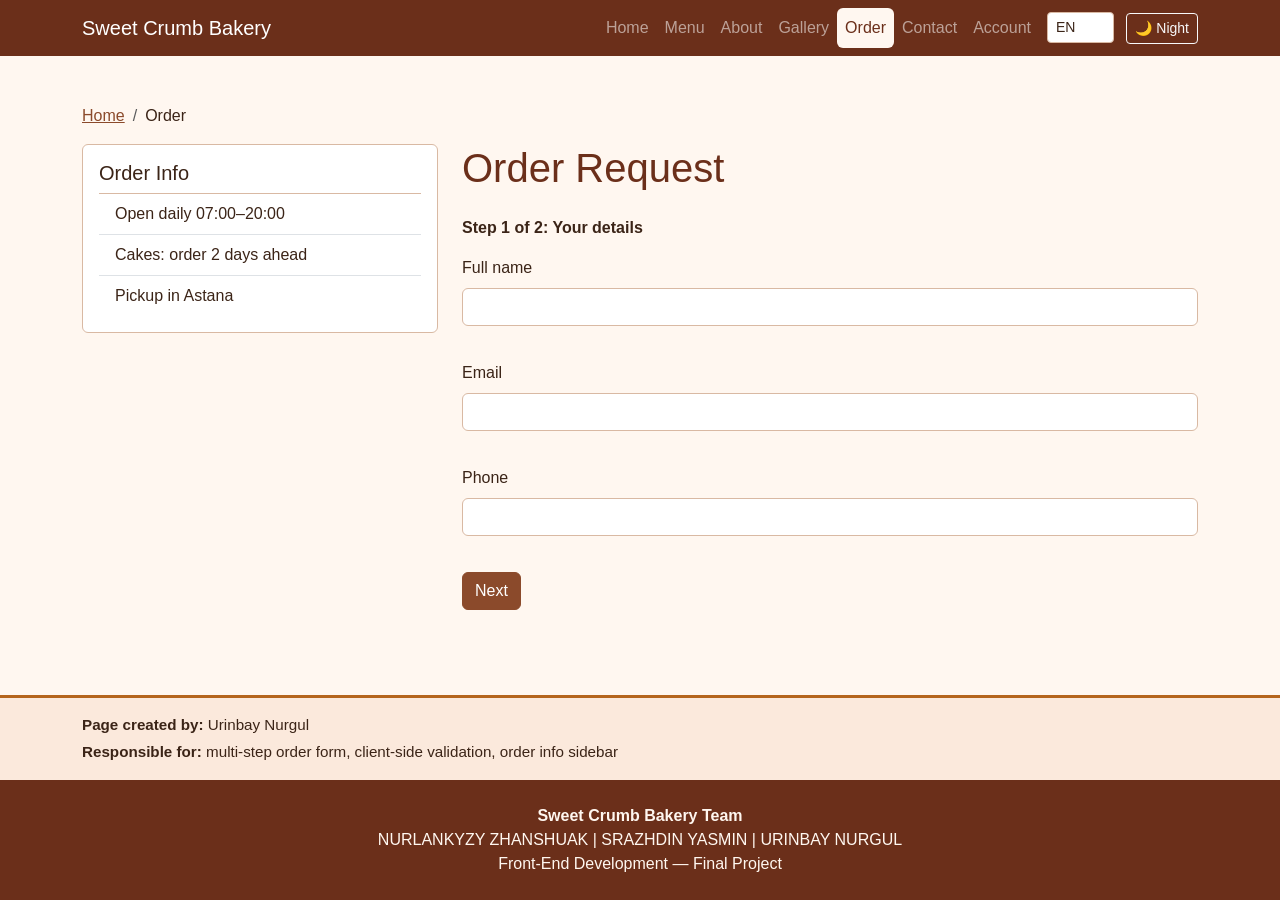
<file: order.html>
<!DOCTYPE html>
<html lang="en">
<head>
  <!-- Page created by URINBAY NURGUL -->
  <meta charset="UTF-8">
  <meta name="viewport" content="width=device-width, initial-scale=1.0">
  <title>Sweet Crumb Bakery | Order</title>
  <link href="https://cdn.jsdelivr.net/npm/bootstrap@5.3.3/dist/css/bootstrap.min.css" rel="stylesheet">
  <link rel="stylesheet" href="css/style.css">
</head>
<body>

  <div id="scroll-bar"></div>

  <nav class="navbar navbar-expand-lg navbar-dark bakery-navbar">
    <div class="container">
      <a class="navbar-brand logo" href="index.html">Sweet Crumb Bakery</a>
      <button
        class="navbar-toggler"
        type="button"
        data-bs-toggle="collapse"
        data-bs-target="#mainNavbar"
        aria-controls="mainNavbar"
        aria-expanded="false"
        aria-label="Toggle navigation"
      >
        <span class="navbar-toggler-icon"></span>
      </button>

      <div class="collapse navbar-collapse" id="mainNavbar">
        <ul class="navbar-nav ms-auto align-items-lg-center">
          <li class="nav-item"><a data-t class="nav-link" href="index.html">Home</a></li>
          <li class="nav-item"><a data-t class="nav-link" href="menu.html">Menu</a></li>
          <li class="nav-item"><a data-t class="nav-link" href="about.html">About</a></li>
          <li class="nav-item"><a data-t class="nav-link" href="gallery.html">Gallery</a></li>
          <li class="nav-item"><a data-t class="nav-link active" href="order.html">Order</a></li>
          <li class="nav-item"><a data-t class="nav-link" href="contact.html">Contact</a></li>
          <li class="nav-item"><a data-t class="nav-link" href="auth.html">Account</a></li>
          <li class="nav-item ms-lg-2">
            <select id="lang-select" class="form-select form-select-sm d-inline-block w-auto me-2" aria-label="Language">
              <option value="en">EN</option>
              <option value="ru">RU</option>
              <option value="kk">KK</option>
            </select>
            <button type="button" id="theme-toggle" class="btn btn-outline-light btn-sm">🌙 Night</button>
          </li>
        </ul>
      </div>
    </div>
  </nav>

  <main class="container py-5">
    <nav aria-label="breadcrumb">
      <ol class="breadcrumb">
        <li class="breadcrumb-item"><a href="index.html">Home</a></li>
        <li class="breadcrumb-item active" aria-current="page">Order</li>
      </ol>
    </nav>

    <div class="row g-4">
      <aside class="col-lg-4 order-2 order-lg-1">
        <div class="card p-3">
          <h2 class="h5">Order Info</h2>
          <ul class="list-group list-group-flush">
            <li class="list-group-item">Open daily 07:00–20:00</li>
            <li class="list-group-item">Cakes: order 2 days ahead</li>
            <li class="list-group-item">Pickup in Astana</li>
          </ul>
        </div>
      </aside>

      <div class="col-lg-8 order-1 order-lg-2">
        <h1 class="mb-4">Order Request</h1>
        <form id="order-form" novalidate>
          <div id="step-1">
            <p class="fw-bold">Step 1 of 2: Your details</p>
            <div class="mb-3">
              <label class="form-label" for="order-name">Full name</label>
              <input class="form-control" id="order-name" name="order-name" type="text" data-rule="required">
              <div class="error" aria-live="polite"></div>
            </div>

            <div class="mb-3">
              <label class="form-label" for="order-email">Email</label>
              <input class="form-control" id="order-email" name="order-email" type="text" data-rule="required email">
              <div class="error" aria-live="polite"></div>
            </div>

            <div class="mb-3">
              <label class="form-label" for="order-phone">Phone</label>
              <input class="form-control" id="order-phone" name="order-phone" type="text" data-rule="required phone">
              <div class="error" aria-live="polite"></div>
            </div>

            <button type="button" id="next-step" class="btn btn-primary">Next</button>
          </div>

          <div id="step-2" hidden>
            <p class="fw-bold">Step 2 of 2: Your order</p>
            <div class="mb-3">
              <label class="form-label" for="order-item">Product</label>
              <select class="form-select" id="order-item" data-rule="required">
                <option value="">Choose a product</option>
                <option>Bread</option>
                <option>Croissants</option>
                <option>Birthday cake</option>
                <option>Seasonal dessert</option>
              </select>
              <div class="error" aria-live="polite"></div>
            </div>

            <div class="mb-3">
              <label class="form-label" for="order-note">Details (date, quantity)</label>
              <textarea class="form-control" id="order-note" rows="4" data-rule="required"></textarea>
              <div class="error" aria-live="polite"></div>
            </div>

            <button type="button" id="prev-step" class="btn btn-outline-secondary">Back</button>
            <button type="submit" class="btn btn-primary">Send Order</button>
            <button type="reset" class="btn btn-outline-secondary">Reset</button>
          </div>

          <p class="success mt-3" id="order-success" hidden>Thank you! Your order request was saved.</p>
        </form>
      </div>
    </div>
  </main>

  <section class="page-credit">
    <div class="container">
      <p class="mb-1"><strong>Page created by:</strong> Urinbay Nurgul</p>
      <p class="mb-0"><strong>Responsible for:</strong> multi-step order form, client-side validation, order info sidebar</p>
    </div>
  </section>

  <footer>
    <div class="container text-center py-4">
      <p><strong>Sweet Crumb Bakery Team</strong></p>
      <p>NURLANKYZY ZHANSHUAK | SRAZHDIN YASMIN | URINBAY NURGUL</p>
      <p>Front-End Development — Final Project</p>
    </div>
  </footer>

  <button type="button" id="to-top" aria-label="Back to top">↑</button>
  <div id="toast-box" class="toast-container position-fixed bottom-0 start-0 p-3"></div>

  <script src="https://cdn.jsdelivr.net/npm/bootstrap@5.3.3/dist/js/bootstrap.bundle.min.js"></script>
  <script src="js/script.js"></script>
</body>
</html>
</file>
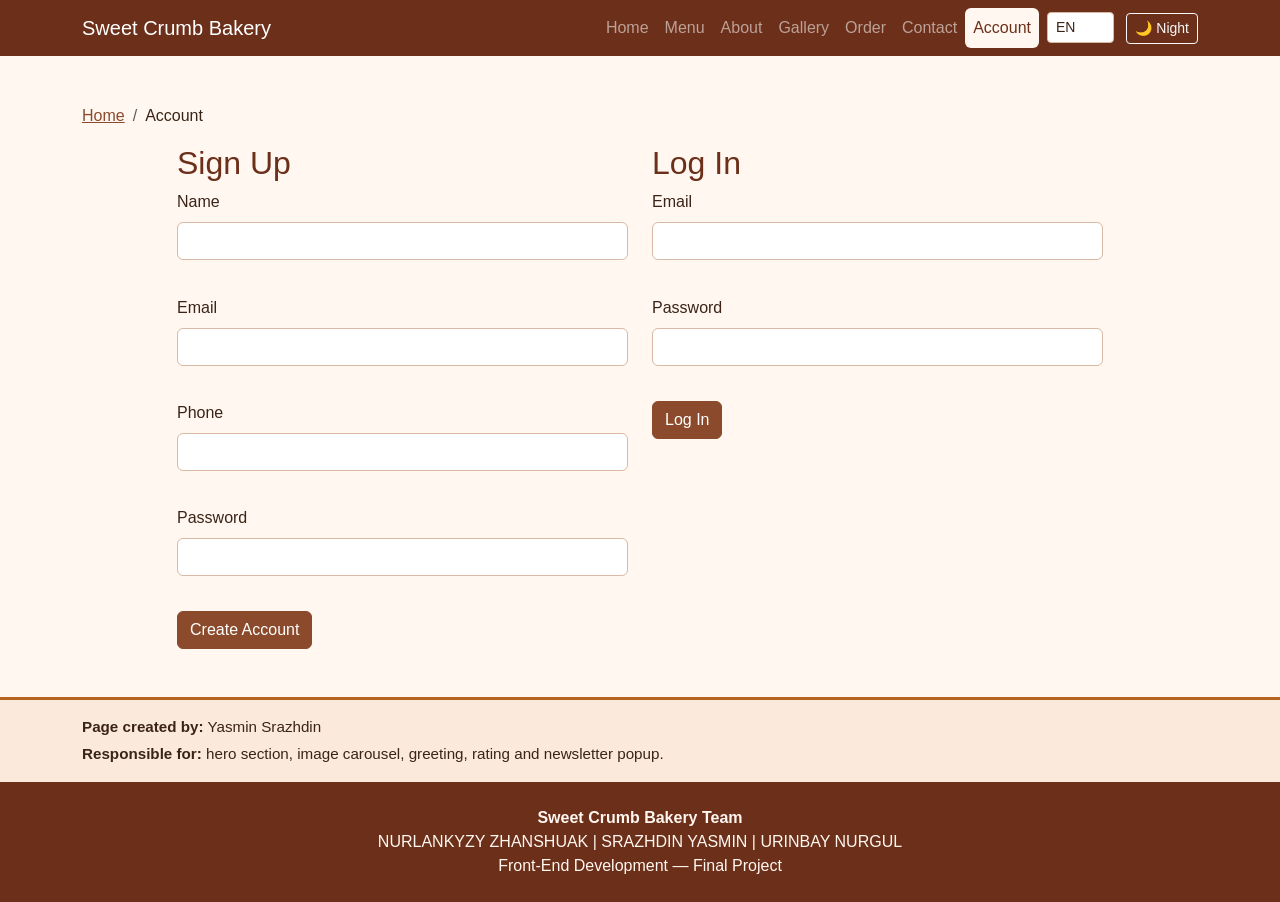
<file: profile.html>
<!DOCTYPE html>
<html lang="en">
<head>
  <!-- Page created by SRAZHDIN YASMIN -->
  <meta charset="UTF-8">
  <meta name="viewport" content="width=device-width, initial-scale=1.0">
  <title>Sweet Crumb Bakery | Profile</title>
  <link href="https://cdn.jsdelivr.net/npm/bootstrap@5.3.3/dist/css/bootstrap.min.css" rel="stylesheet">
  <link rel="stylesheet" href="css/style.css">
</head>
<body>

  <div id="scroll-bar"></div>

  <nav class="navbar navbar-expand-lg navbar-dark bakery-navbar">
    <div class="container">
      <a class="navbar-brand logo" href="index.html">Sweet Crumb Bakery</a>
      <button
        class="navbar-toggler"
        type="button"
        data-bs-toggle="collapse"
        data-bs-target="#mainNavbar"
        aria-controls="mainNavbar"
        aria-expanded="false"
        aria-label="Toggle navigation"
      >
        <span class="navbar-toggler-icon"></span>
      </button>

      <div class="collapse navbar-collapse" id="mainNavbar">
        <ul class="navbar-nav ms-auto align-items-lg-center">
          <li class="nav-item"><a data-t class="nav-link" href="index.html">Home</a></li>
          <li class="nav-item"><a data-t class="nav-link" href="menu.html">Menu</a></li>
          <li class="nav-item"><a data-t class="nav-link" href="about.html">About</a></li>
          <li class="nav-item"><a data-t class="nav-link" href="gallery.html">Gallery</a></li>
          <li class="nav-item"><a data-t class="nav-link" href="order.html">Order</a></li>
          <li class="nav-item"><a data-t class="nav-link" href="contact.html">Contact</a></li>
          <li class="nav-item"><a data-t class="nav-link" href="auth.html">Account</a></li>
          <li class="nav-item ms-lg-2">
            <select id="lang-select" class="form-select form-select-sm d-inline-block w-auto me-2" aria-label="Language">
              <option value="en">EN</option>
              <option value="ru">RU</option>
              <option value="kk">KK</option>
            </select>
            <button type="button" id="theme-toggle" class="btn btn-outline-light btn-sm">🌙 Night</button>
          </li>
        </ul>
      </div>
    </div>
  </nav>

  <main class="container py-5">
    <nav aria-label="breadcrumb">
      <ol class="breadcrumb">
        <li class="breadcrumb-item"><a href="index.html">Home</a></li>
        <li class="breadcrumb-item active" aria-current="page">Profile</li>
      </ol>
    </nav>

    <div class="row justify-content-center">
      <div class="col-lg-6">
        <h1 data-t class="mb-4">My Profile</h1>
        <div class="card p-4">
          <p><strong>Name:</strong> <span id="pf-name"></span></p>
          <p><strong>Email:</strong> <span id="pf-email"></span></p>
          <p><strong>Phone:</strong> <span id="pf-phone"></span></p>
          <button type="button" id="logout-btn" class="btn btn-outline-secondary">Log Out</button>
        </div>
      </div>
    </div>
  </main>

  <section class="page-credit">
    <div class="container">
      <p class="mb-1"><strong>Page created by:</strong> Yasmin Srazhdin</p>
      <p class="mb-0"><strong>Responsible for:</strong> hero section, image carousel, greeting, rating and newsletter popup.</p>
    </div>
  </section>

  <footer>
    <div class="container text-center py-4">
      <p><strong>Sweet Crumb Bakery Team</strong></p>
      <p>NURLANKYZY ZHANSHUAK | SRAZHDIN YASMIN | URINBAY NURGUL</p>
      <p>Front-End Development — Final Project</p>
    </div>
  </footer>

  <button type="button" id="to-top" aria-label="Back to top">↑</button>
  <div id="toast-box" class="toast-container position-fixed bottom-0 start-0 p-3"></div>

  <script src="https://cdn.jsdelivr.net/npm/bootstrap@5.3.3/dist/js/bootstrap.bundle.min.js"></script>
  <script src="js/script.js"></script>
</body>
</html>
</file>
<file: css/style.css>
:root {
  --bg: #fff7f0;
  --section: #fbe9dc;
  --text: #3b2417;
  --brown: #6b2f1a;
  --accent: #b5651d;
  --btn: #8b4a2b;
  --card: #fff;
}

[data-theme="dark"] {
  --bg: #1e1511;
  --section: #2a1d17;
  --text: #f5e9df;
  --brown: #3a1f12;
  --accent: #e0924f;
  --btn: #b5651d;
  --card: #2a1d17;
}

body {
  background: var(--bg);
  color: var(--text);
  font-family: Arial, Helvetica, sans-serif;
  transition: background 0.3s, color 0.3s;
  min-height: 100vh;
  display: flex;
  flex-direction: column;
}

h1, h2, h3 {
  color: var(--brown);
}

[data-theme="dark"] h1, [data-theme="dark"] h2, [data-theme="dark"] h3 {
  color: var(--accent);
}

.highlight {
  color: var(--accent);
}

.bakery-navbar {
  background: var(--brown);
}

.nav-link.active {
  background: #fff7f0;
  color: var(--brown) !important;
  border-radius: 6px;
}

.btn-primary {
  background: var(--btn);
  border-color: var(--btn);
  transition: transform 0.2s, box-shadow 0.2s;
}

.btn-primary:hover {
  background: var(--accent);
  border-color: var(--accent);
  transform: scale(1.05);
  box-shadow: 0 4px 10px rgba(0, 0, 0, 0.25);
}

.btn-outline-secondary {
  color: var(--btn);
  border-color: var(--btn);
  transition: transform 0.2s;
}

.btn-outline-secondary:hover {
  background: var(--btn);
  border-color: var(--btn);
  transform: scale(1.05);
}

.card, .form-control, .form-select {
  background: var(--card);
  color: var(--text);
  border-color: #d9b9a3;
}

.form-control:focus, .form-select:focus {
  background: var(--card);
  color: var(--text);
}

.card {
  transition: transform 0.25s, box-shadow 0.25s;
}

.card:hover {
  transform: translateY(-4px);
  box-shadow: 0 8px 18px rgba(0, 0, 0, 0.2);
}


.card-img-top {
  height: 180px;
  object-fit: cover;
}

.error {
  color: #c0392b;
  font-size: 0.9rem;
  min-height: 1.2rem;
}

[data-theme="dark"] .error {
  color: #ff8a7a;
}

.success {
  color: #2e7d32;
  font-weight: bold;
}

[data-theme="dark"] .success {
  color: #8fd694;
}

footer {
  background: var(--brown);
  color: #fff7f0;
  margin-top: auto;
}

footer p {
  margin: 0;
}

.star {
  background: none;
  border: 0;
  font-size: 2.2rem;
  color: #c9b8aa;
  transition: transform 0.2s, color 0.2s;
}

.star:hover {
  transform: scale(1.2);
}

.star.active {
  color: #e6a817;
}

.contact-popup {
  position: fixed;
  inset: 0;
  background: rgba(0, 0, 0, 0.55);
  display: flex;
  align-items: center;
  justify-content: center;
  z-index: 2000;
  padding: 1rem;
}

.contact-popup[hidden] {
  display: none;
}

.popup-content {
  position: relative;
  background: var(--bg);
  color: var(--text);
  padding: 2rem;
  border-radius: 12px;
  max-width: 420px;
  width: 100%;
  text-align: left;
}

.popup-close {
  position: absolute;
  top: 8px;
  right: 14px;
  background: none;
  border: 0;
  font-size: 2rem;
  color: var(--text);
}

#scroll-bar {
  position: fixed;
  top: 0;
  left: 0;
  height: 4px;
  width: 0;
  background: linear-gradient(90deg, var(--accent), #e6a817);
  z-index: 3000;
}

#to-top {
  display: none;
  position: fixed;
  right: 20px;
  bottom: 20px;
  width: 44px;
  height: 44px;
  border: 0;
  border-radius: 50%;
  background: var(--btn);
  color: #fff;
  font-size: 1.3rem;
  transition: transform 0.2s;
  z-index: 1500;
}

#to-top:hover {
  transform: scale(1.1);
}

.faq-item {
  border: 1px solid #d9b9a3;
  border-radius: 8px;
  margin-bottom: 0.6rem;
  overflow: hidden;
  background: var(--card);
}

.faq-q {
  width: 100%;
  text-align: left;
  background: none;
  border: 0;
  padding: 1rem;
  font-weight: bold;
  color: var(--text);
}

.faq-q::after {
  content: "+";
  float: right;
  transition: transform 0.3s;
}

.faq-q.open::after {
  transform: rotate(45deg);
}

.faq-a {
  max-height: 0;
  overflow: hidden;
  transition: max-height 0.35s ease;
  padding: 0 1rem;
}

.counter {
  color: var(--accent);
  font-weight: bold;
}

.badge-cat {
  background: var(--btn);
  color: #fff;
}

.breadcrumb a {
  color: var(--btn);
}

[data-theme="dark"] .breadcrumb a {
  color: var(--accent);
}

.breadcrumb-item.active {
  color: var(--text);
}

#bakeryCarousel {
  max-width: 700px;
  margin: 0 auto;
}

#bakeryCarousel .carousel-item img {
  width: 100%;
  height: 350px;
  object-fit: cover;
}

@media (max-width: 576px) {
  #bakeryCarousel .carousel-item img {
    height: 220px;
  }
}

main {
  flex: 1;
}

.page-credit {
  background: var(--section, #fbe9dc);
  border-top: 3px solid var(--accent, #b5651d);
  padding: 1rem 0;
  font-size: .95rem;
  color: var(--text, #3b2417);
}
.suggest {
  position: absolute;
  z-index: 50;
  left: .75rem;
  right: .75rem;
}
.suggest .list-group-item,
aside .list-group-item {
  background: var(--card);
  color: var(--text);
}
aside .list-group-item {
  background: transparent;
}
</file>
